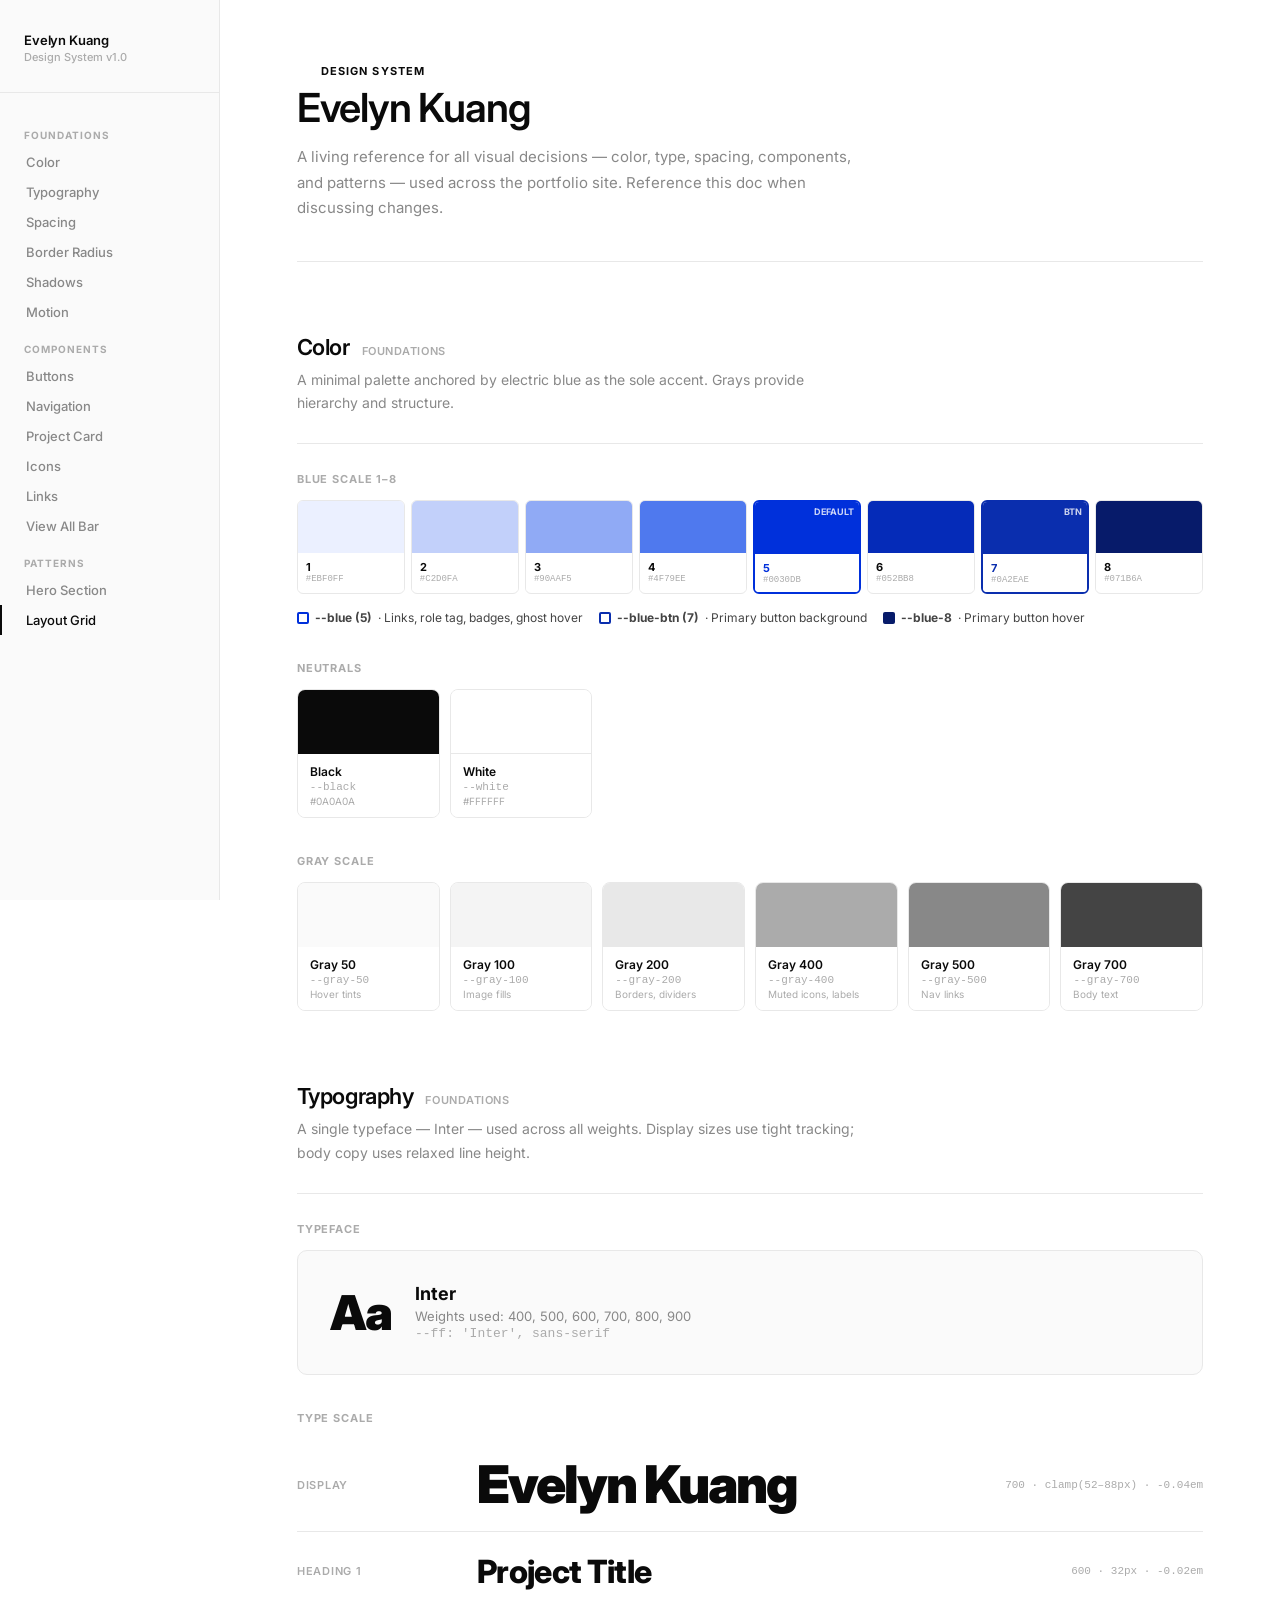
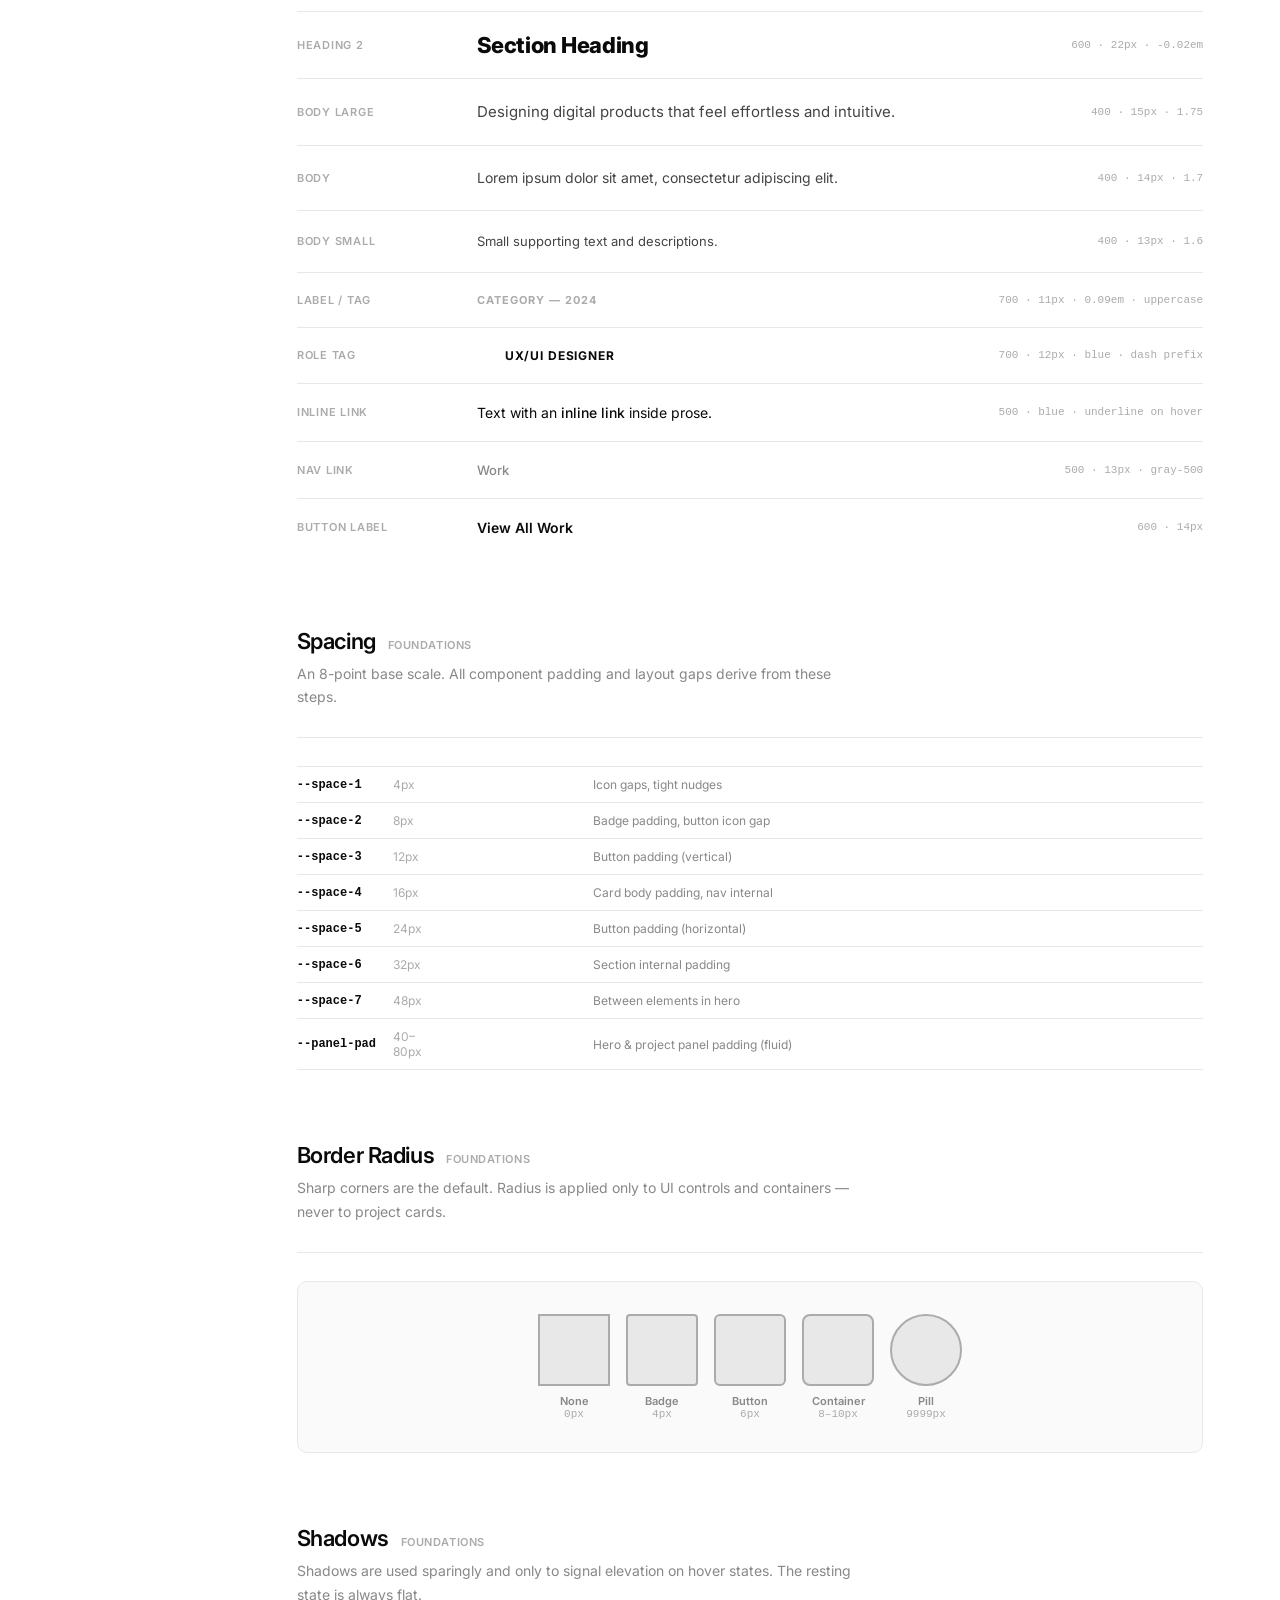
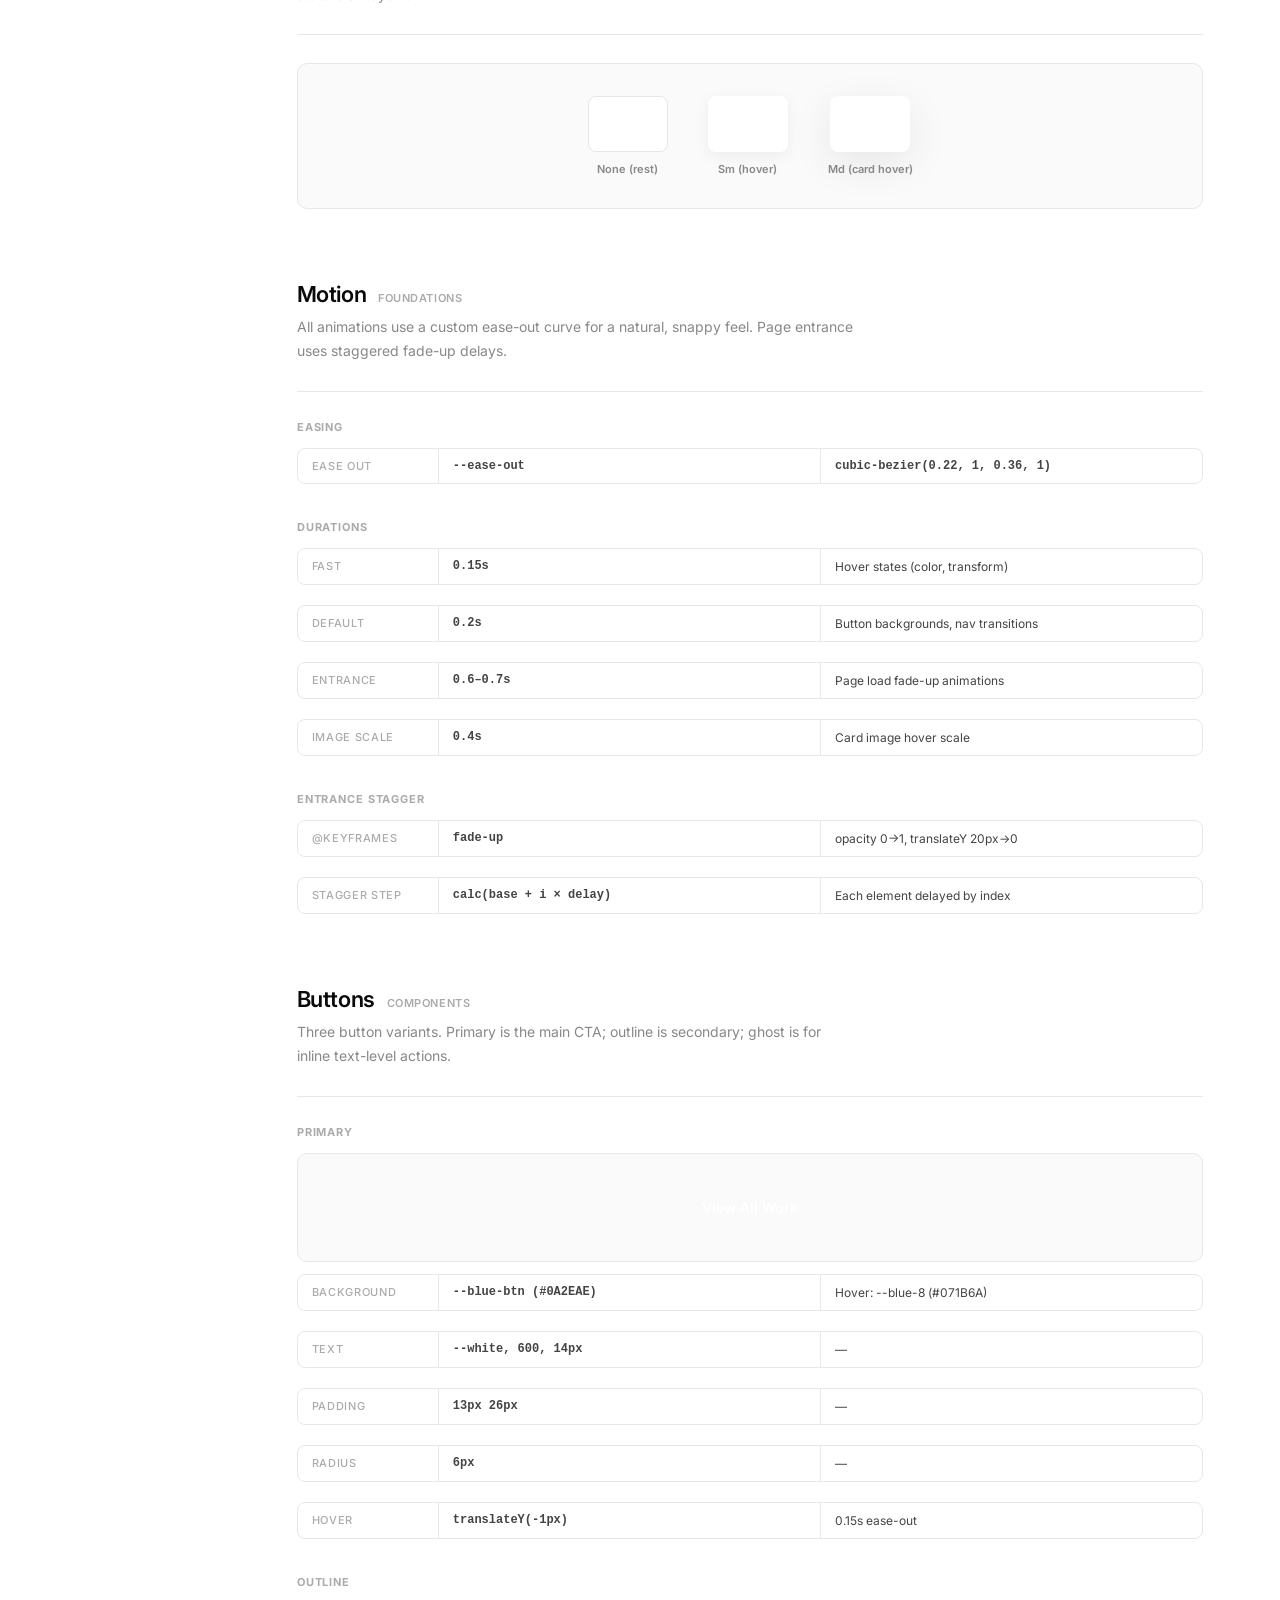
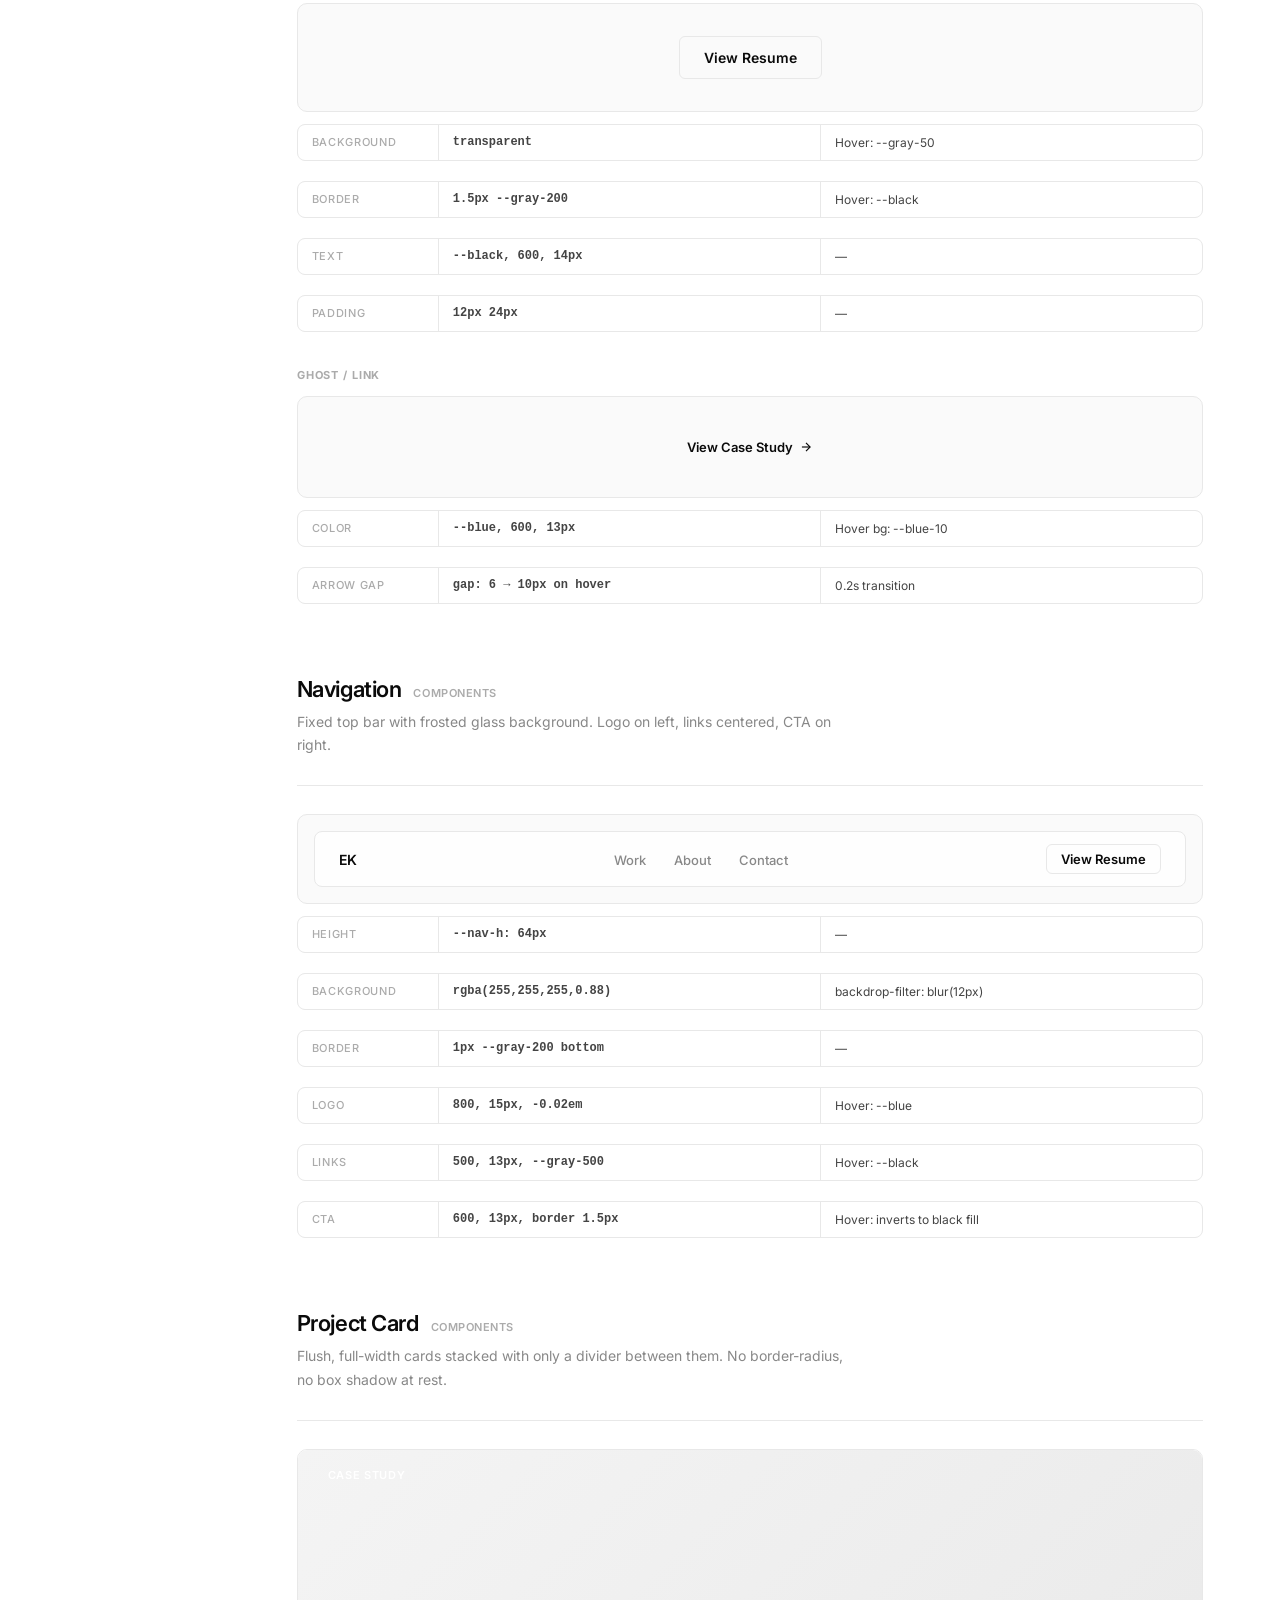
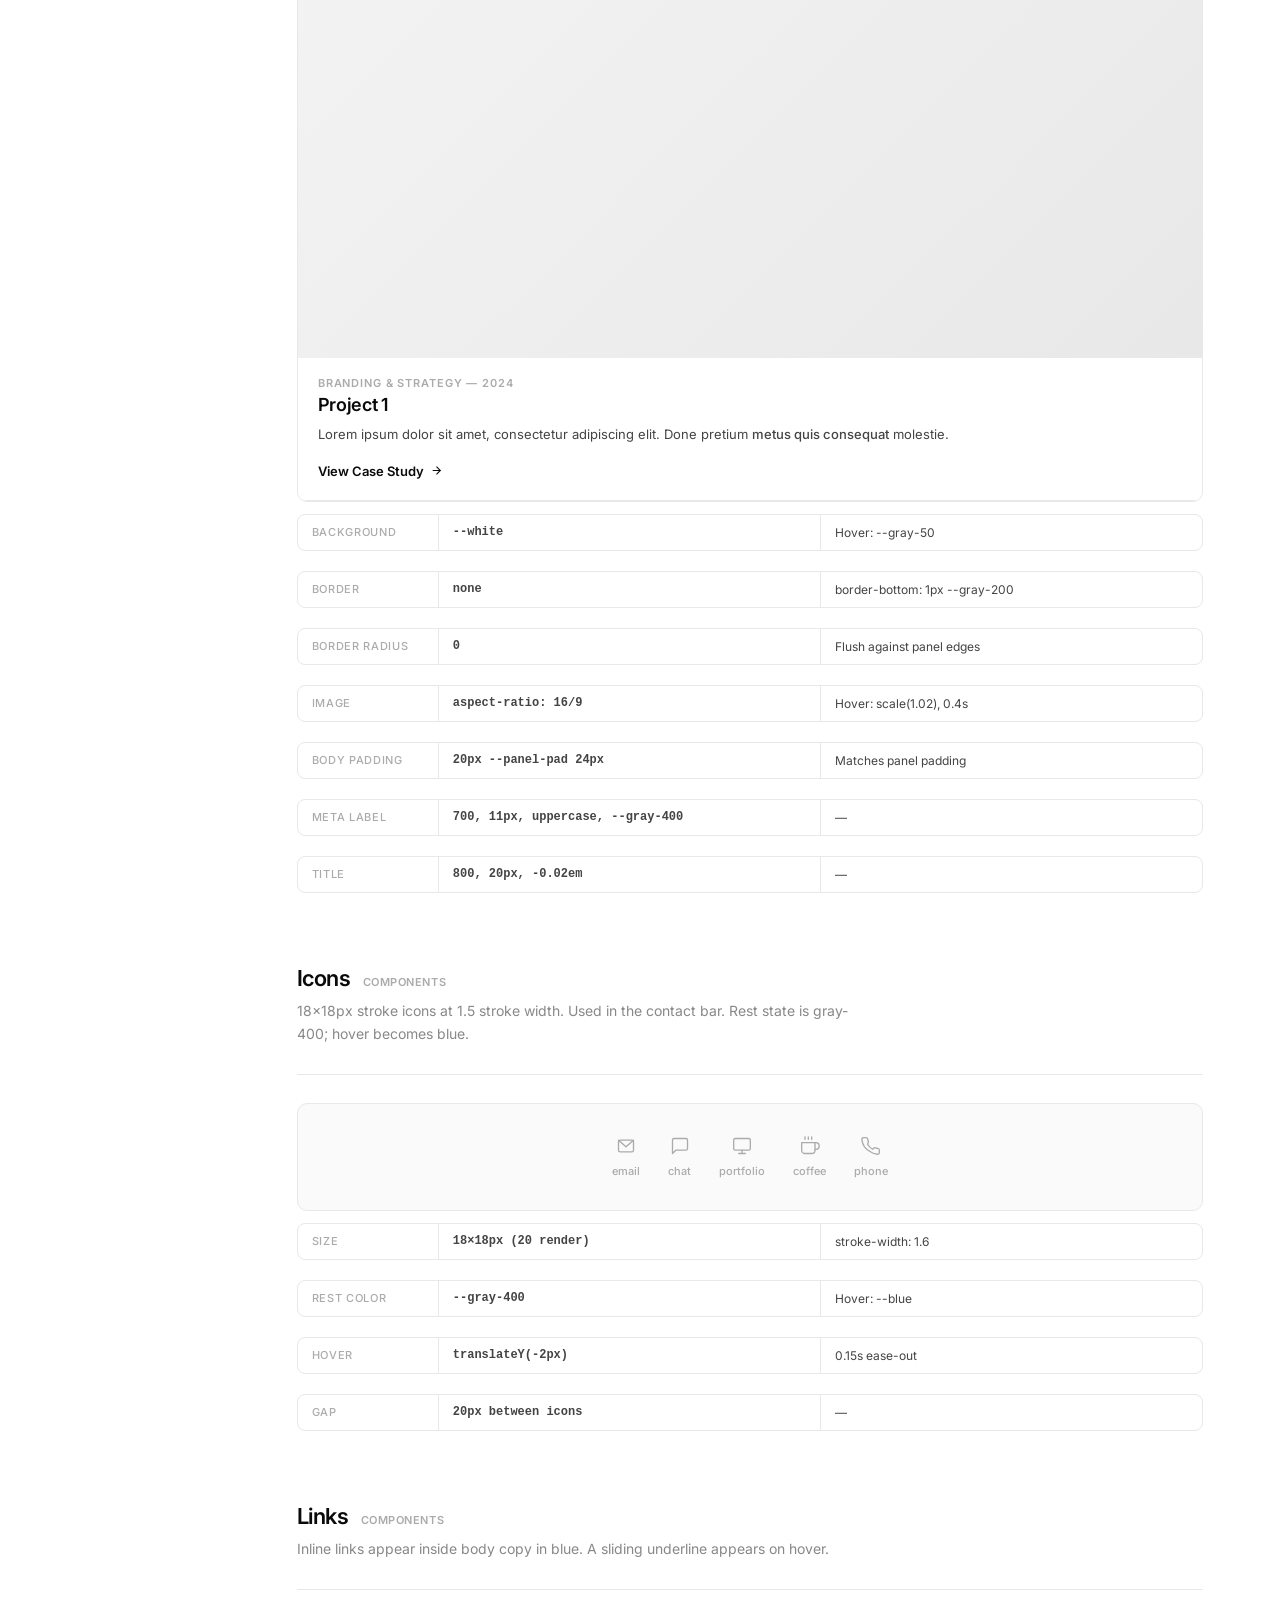
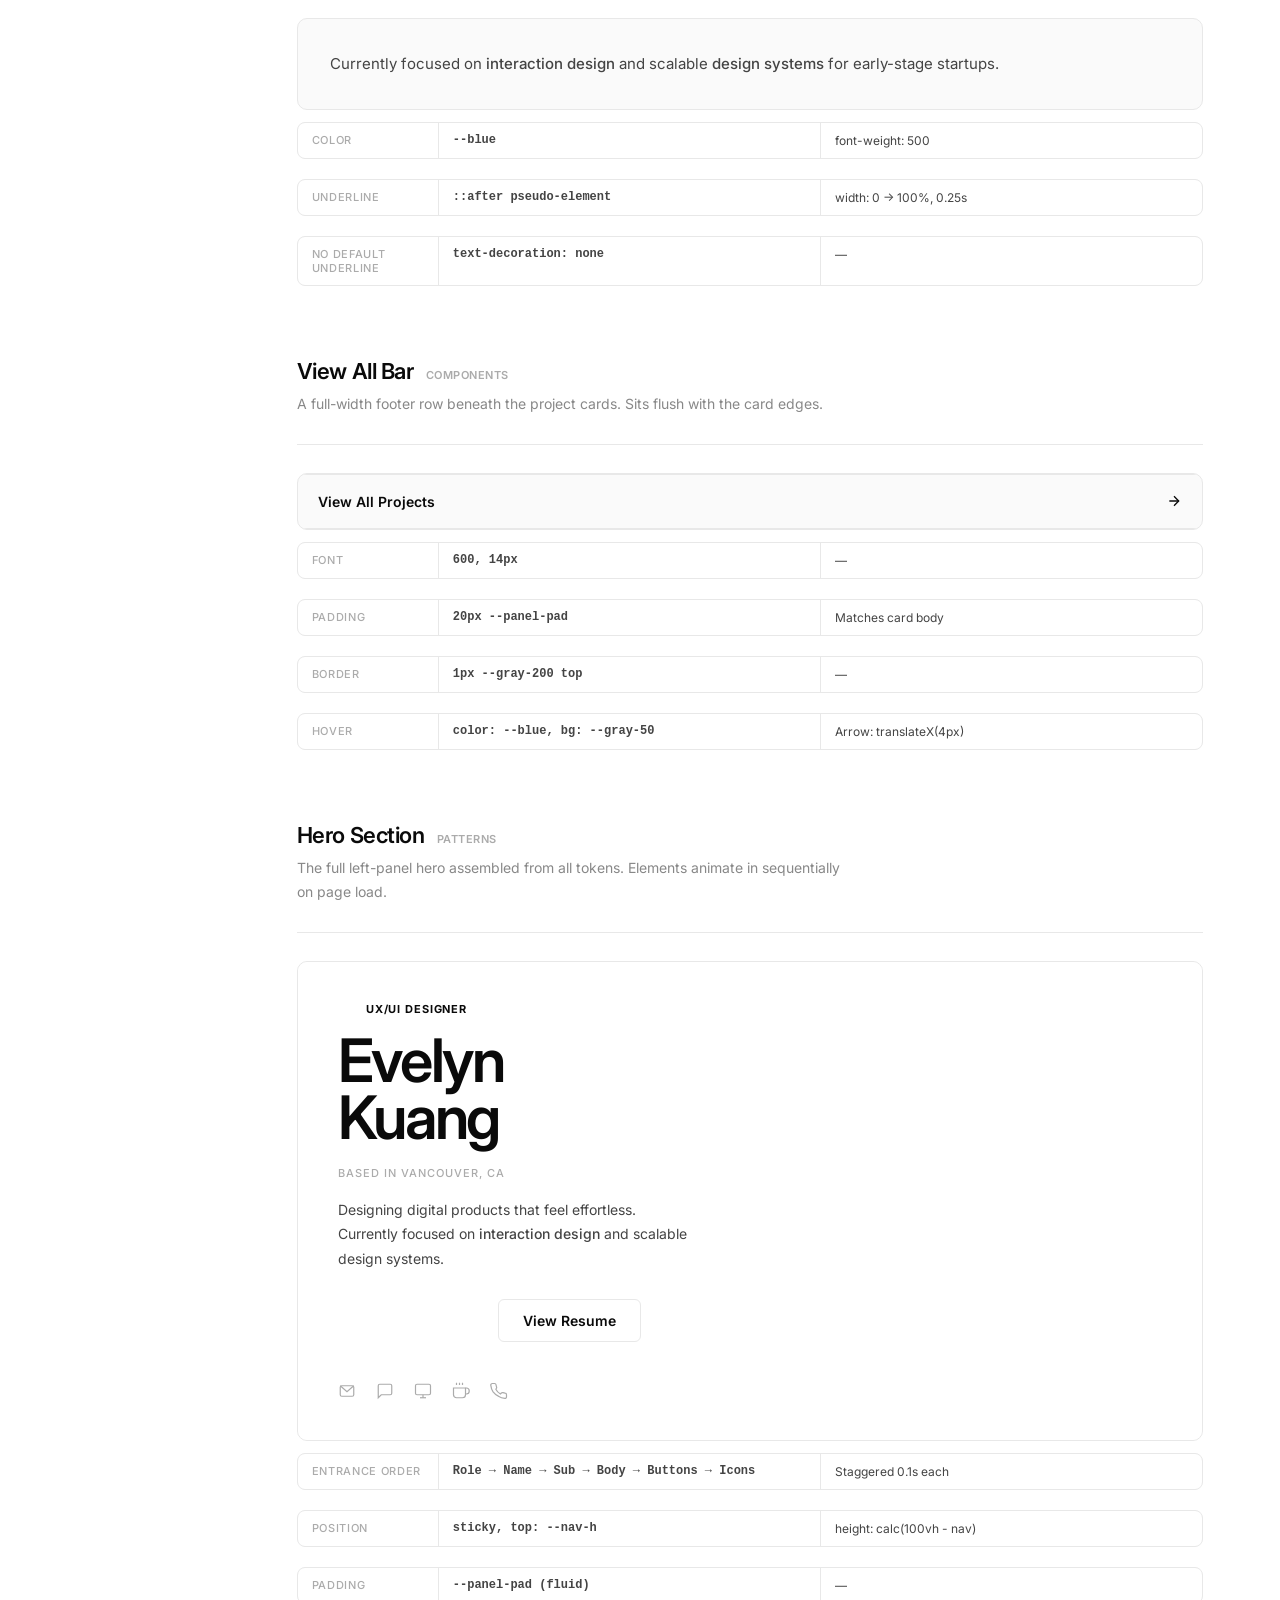
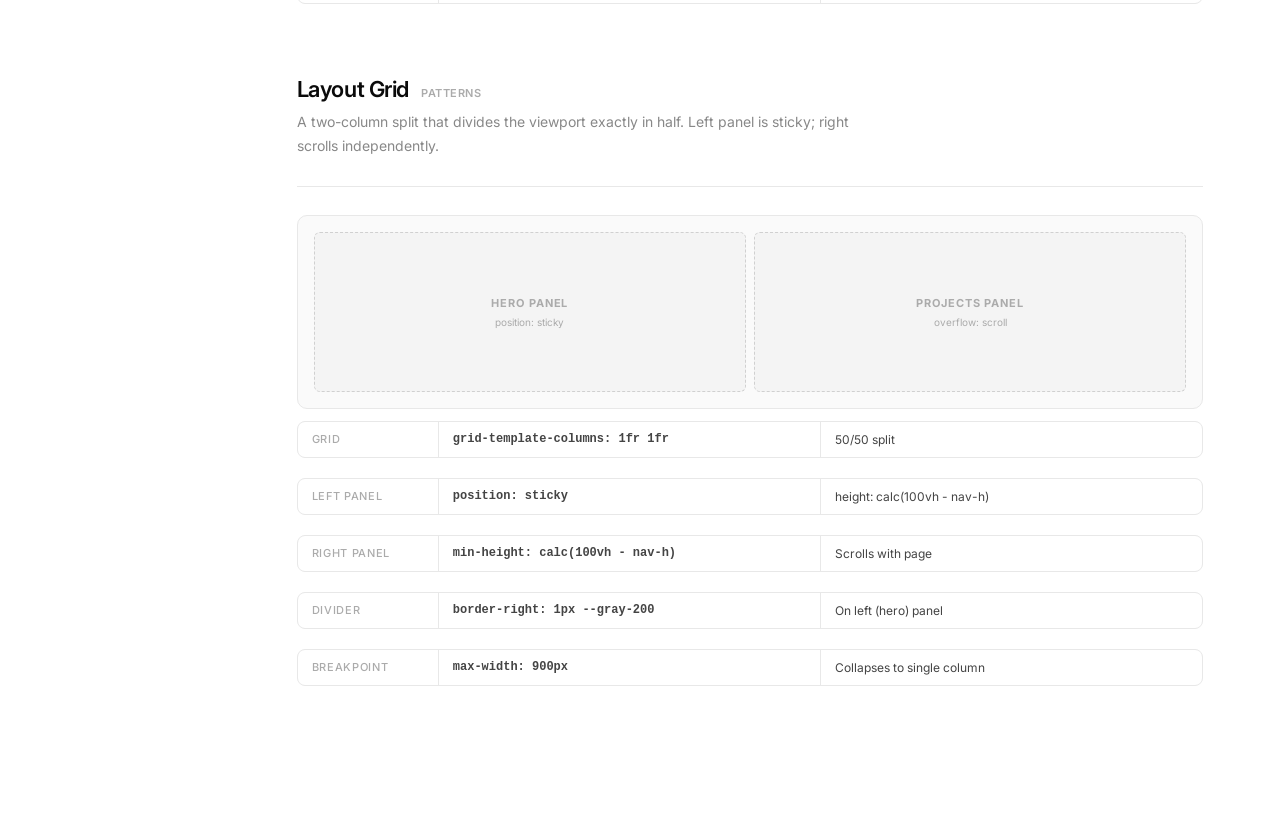
<file: design-system.html>
<!DOCTYPE html>
<html lang="en">
<head>
  <meta charset="UTF-8" />
  <meta name="viewport" content="width=device-width, initial-scale=1.0" />
  <title>Design System — Evelyn Kuang</title>
  <meta name="robots" content="noindex" />
  <!-- Internal reference doc: not part of the public site -->
  <link rel="preconnect" href="https://fonts.googleapis.com" />
  <link rel="preconnect" href="https://fonts.gstatic.com" crossorigin />
  <link href="https://fonts.googleapis.com/css2?family=Inter:wght@400;500;600;700&display=swap" rel="stylesheet" />
  <style>
    /* ─── TOKENS ─────────────────────────────────────────────── */
    :root {
      /* Mirrors css/styles.css tokens */
      --color-black:    #0A0A0A;
      --color-white:    #FFFFFF;
      --color-gray-50:  #FAFAFA;
      --color-gray-100: #F4F4F4;
      --color-gray-200: #E8E8E8;
      --color-gray-300: #D0D0D0;
      --color-gray-400: #ABABAB;
      --color-gray-500: #888888;
      --color-gray-700: #444444;
      --font-family:    'Inter', sans-serif;
      --ease-out:       cubic-bezier(0.22, 1, 0.36, 1);

      /* Aliases for DS doc internal use */
      --black:  var(--color-black);
      --white:  var(--color-white);
      --gray-50:  var(--color-gray-50);
      --gray-100: var(--color-gray-100);
      --gray-200: var(--color-gray-200);
      --gray-300: var(--color-gray-300);
      --gray-400: var(--color-gray-400);
      --gray-500: var(--color-gray-500);
      --gray-700: var(--color-gray-700);
      --ff:       var(--font-family);

      /* DS doc layout */
      --sidebar-w:   220px;
      --content-max: 820px;
      --section-gap: 72px;
    }

    /* ─── RESET ──────────────────────────────────────────────── */
    *, *::before, *::after { box-sizing: border-box; margin: 0; padding: 0; }
    html { scroll-behavior: smooth; }
    body {
      font-family: var(--ff);
      background: var(--white);
      color: var(--black);
      -webkit-font-smoothing: antialiased;
      display: flex;
      min-height: 100vh;
    }
    a { text-decoration: none; color: inherit; }

    /* ─── SIDEBAR ────────────────────────────────────────────── */
    .sidebar {
      position: fixed;
      top: 0; left: 0; bottom: 0;
      width: var(--sidebar-w);
      background: var(--gray-50);
      border-right: 1px solid var(--gray-200);
      display: flex;
      flex-direction: column;
      padding: 32px 0;
      overflow-y: auto;
      z-index: 50;
    }

    .sidebar-brand {
      padding: 0 24px 28px;
      border-bottom: 1px solid var(--gray-200);
      margin-bottom: 20px;
    }
    .sidebar-brand-name {
      font-size: 13px;
      font-weight: 600;
      letter-spacing: -0.01em;
      color: var(--black);
    }
    .sidebar-brand-sub {
      font-size: 11px;
      color: var(--gray-400);
      margin-top: 2px;
      font-weight: 500;
    }

    .sidebar-section-label {
      font-size: 10px;
      font-weight: 700;
      letter-spacing: 0.1em;
      text-transform: uppercase;
      color: var(--gray-400);
      padding: 0 24px;
      margin-bottom: 6px;
      margin-top: 16px;
    }

    .sidebar-link {
      display: block;
      font-size: 13px;
      font-weight: 500;
      color: var(--gray-500);
      padding: 7px 24px;
      border-left: 2px solid transparent;
      transition: color 0.15s, border-color 0.15s, background 0.15s;
    }
    .sidebar-link:hover {
      color: var(--black);
      background: var(--gray-200);
    }
    .sidebar-link.active {
      color: var(--blue);
      border-left-color: var(--blue);
      background: var(--blue-10);
    }

    /* ─── MAIN CONTENT ───────────────────────────────────────── */
    .main {
      margin-left: var(--sidebar-w);
      flex: 1;
      padding: 64px clamp(32px, 6vw, 80px);
      max-width: calc(var(--sidebar-w) + var(--content-max) + 160px);
    }

    /* ─── PAGE HEADER ────────────────────────────────────────── */
    .page-header {
      border-bottom: 1px solid var(--gray-200);
      padding-bottom: 40px;
      margin-bottom: var(--section-gap);
    }
    .page-eyebrow {
      font-size: 11px;
      font-weight: 700;
      letter-spacing: 0.1em;
      text-transform: uppercase;
      color: var(--blue);
      margin-bottom: 10px;
      display: flex;
      align-items: center;
      gap: 8px;
    }
    .page-eyebrow::before {
      content: '';
      display: inline-block;
      width: 16px; height: 2px;
      background: var(--blue);
      border-radius: 2px;
    }
    .page-title {
      font-size: 40px;
      font-weight: 600;
      letter-spacing: -0.03em;
      line-height: 1.0;
      margin-bottom: 16px;
    }
    .page-desc {
      font-size: 15px;
      color: var(--gray-500);
      line-height: 1.7;
      max-width: 560px;
    }

    /* ─── SECTION ────────────────────────────────────────────── */
    .ds-section {
      margin-bottom: var(--section-gap);
      scroll-margin-top: 40px;
    }
    .ds-section-header {
      display: flex;
      align-items: baseline;
      gap: 12px;
      margin-bottom: 8px;
    }
    .ds-section-title {
      font-size: 22px;
      font-weight: 600;
      letter-spacing: -0.02em;
    }
    .ds-section-tag {
      font-size: 11px;
      font-weight: 600;
      color: var(--gray-400);
      letter-spacing: 0.05em;
      text-transform: uppercase;
    }
    .ds-section-desc {
      font-size: 14px;
      color: var(--gray-500);
      line-height: 1.7;
      margin-bottom: 28px;
      max-width: 560px;
    }
    .ds-divider {
      height: 1px;
      background: var(--gray-200);
      margin-bottom: 28px;
    }

    /* ─── SUBSECTION ─────────────────────────────────────────── */
    .ds-sub {
      margin-bottom: 36px;
    }
    .ds-sub-label {
      font-size: 11px;
      font-weight: 700;
      letter-spacing: 0.08em;
      text-transform: uppercase;
      color: var(--gray-400);
      margin-bottom: 14px;
    }

    /* ─── PREVIEW BOX ────────────────────────────────────────── */
    .preview {
      background: var(--gray-50);
      border: 1px solid var(--gray-200);
      border-radius: 10px;
      padding: 32px;
      margin-bottom: 12px;
    }
    .preview.dark {
      background: var(--black);
      border-color: #222;
    }
    .preview.centered {
      display: flex;
      align-items: center;
      justify-content: center;
      gap: 16px;
      flex-wrap: wrap;
    }

    /* ─── SPEC TABLE ─────────────────────────────────────────── */
    .spec-row {
      display: grid;
      grid-template-columns: 140px 1fr 1fr;
      gap: 1px;
      background: var(--gray-200);
      border: 1px solid var(--gray-200);
      border-radius: 8px;
      overflow: hidden;
      font-size: 12px;
      margin-bottom: 20px;
    }
    .spec-row > div {
      background: var(--white);
      padding: 10px 14px;
      color: var(--gray-700);
    }
    .spec-row > div:first-child {
      color: var(--gray-400);
      font-weight: 500;
      font-size: 11px;
      text-transform: uppercase;
      letter-spacing: 0.06em;
    }
    .spec-val {
      font-family: 'Courier New', monospace;
      font-size: 12px;
      color: var(--black);
      font-weight: 600;
    }

    /* ─── COLOR GRID ─────────────────────────────────────────── */
    .color-grid {
      display: grid;
      grid-template-columns: repeat(auto-fill, minmax(130px, 1fr));
      gap: 10px;
    }
    .color-swatch {
      border-radius: 8px;
      overflow: hidden;
      border: 1px solid var(--gray-200);
    }
    .swatch-preview {
      height: 64px;
    }
    .swatch-info {
      padding: 10px 12px;
      background: var(--white);
    }
    .swatch-name {
      font-size: 12px;
      font-weight: 600;
      color: var(--black);
      margin-bottom: 2px;
    }
    .swatch-hex {
      font-family: 'Courier New', monospace;
      font-size: 11px;
      color: var(--gray-400);
    }
    .swatch-usage {
      font-size: 10px;
      color: var(--gray-400);
      margin-top: 2px;
    }

    /* ─── TYPE SPECIMEN ──────────────────────────────────────── */
    .type-row {
      display: grid;
      grid-template-columns: 160px 1fr auto;
      align-items: center;
      gap: 20px;
      padding: 20px 0;
      border-bottom: 1px solid var(--gray-200);
    }
    .type-row:first-child { padding-top: 0; }
    .type-label {
      font-size: 11px;
      font-weight: 600;
      color: var(--gray-400);
      text-transform: uppercase;
      letter-spacing: 0.07em;
    }
    .type-meta {
      font-size: 11px;
      font-family: 'Courier New', monospace;
      color: var(--gray-400);
      white-space: nowrap;
      text-align: right;
    }

    /* ─── SPACING SCALE ──────────────────────────────────────── */
    .spacing-row {
      display: flex;
      align-items: center;
      gap: 16px;
      padding: 10px 0;
      border-bottom: 1px solid var(--gray-200);
    }
    .spacing-bar-wrap {
      display: flex;
      align-items: center;
      width: 120px;
    }
    .spacing-bar {
      height: 8px;
      background: var(--blue);
      border-radius: 2px;
      opacity: 0.7;
    }
    .spacing-token {
      font-family: 'Courier New', monospace;
      font-size: 12px;
      color: var(--black);
      font-weight: 600;
      width: 80px;
    }
    .spacing-px {
      font-size: 12px;
      color: var(--gray-400);
      width: 48px;
    }
    .spacing-use {
      font-size: 12px;
      color: var(--gray-500);
    }

    /* ─── RADIUS DEMOS ───────────────────────────────────────── */
    .radius-grid {
      display: flex;
      gap: 20px;
      flex-wrap: wrap;
    }
    .radius-item {
      text-align: center;
    }
    .radius-box {
      width: 72px;
      height: 72px;
      background: var(--gray-200);
      border: 2px solid var(--gray-400);
      margin: 0 auto 8px;
    }
    .radius-label {
      font-size: 11px;
      font-weight: 600;
      color: var(--gray-500);
    }
    .radius-val {
      font-family: 'Courier New', monospace;
      font-size: 11px;
      color: var(--gray-400);
    }

    /* ─── SHADOW DEMOS ───────────────────────────────────────── */
    .shadow-grid {
      display: flex;
      gap: 24px;
      flex-wrap: wrap;
      padding: 8px 4px;
    }
    .shadow-item {
      text-align: center;
    }
    .shadow-box {
      width: 80px;
      height: 56px;
      background: var(--white);
      border-radius: 8px;
      margin: 0 auto 10px;
    }
    .shadow-label {
      font-size: 11px;
      font-weight: 600;
      color: var(--gray-500);
    }

    /* ─── BUTTON DEMOS ───────────────────────────────────────── */
    .btn-primary {
      display: inline-flex;
      align-items: center;
      gap: 8px;
      background: var(--blue-btn);
      color: var(--white);
      font-family: var(--ff);
      font-size: 14px;
      font-weight: 600;
      padding: 13px 26px;
      border-radius: 6px;
      border: none;
      cursor: pointer;
      transition: background 0.2s, transform 0.15s;
    }
    .btn-primary:hover { background: var(--blue-8); transform: translateY(-1px); }

    .btn-outline {
      display: inline-flex;
      align-items: center;
      gap: 8px;
      background: transparent;
      color: var(--black);
      font-family: var(--ff);
      font-size: 14px;
      font-weight: 600;
      padding: 12px 24px;
      border-radius: 6px;
      border: 1.5px solid var(--gray-200);
      cursor: pointer;
      transition: border-color 0.2s, background 0.2s, transform 0.15s;
    }
    .btn-outline:hover { border-color: var(--black); background: var(--gray-50); transform: translateY(-1px); }

    .btn-ghost {
      display: inline-flex;
      align-items: center;
      gap: 6px;
      background: transparent;
      color: var(--blue);
      font-family: var(--ff);
      font-size: 13px;
      font-weight: 600;
      padding: 10px 16px;
      border-radius: 6px;
      border: none;
      cursor: pointer;
      transition: background 0.2s;
    }
    .btn-ghost:hover { background: var(--blue-10); }

    /* ─── NAV DEMO ───────────────────────────────────────────── */
    .nav-demo {
      display: flex;
      align-items: center;
      justify-content: space-between;
      padding: 0 24px;
      height: 56px;
      background: rgba(255,255,255,0.88);
      border: 1px solid var(--gray-200);
      border-radius: 8px;
    }
    .nav-demo-logo {
      font-size: 14px;
      font-weight: 600;
      letter-spacing: -0.02em;
    }
    .nav-demo-links {
      display: flex;
      gap: 28px;
      list-style: none;
    }
    .nav-demo-links a {
      font-size: 13px;
      font-weight: 500;
      color: var(--gray-500);
    }
    .nav-demo-cta {
      font-size: 13px;
      font-weight: 600;
      border: 1.5px solid var(--gray-200);
      padding: 6px 14px;
      border-radius: 6px;
    }

    /* ─── PROJECT CARD DEMO ──────────────────────────────────── */
    .card-demo {
      background: var(--white);
      border-bottom: 1px solid var(--gray-200);
      overflow: hidden;
    }
    .card-demo-img {
      position: relative;
      aspect-ratio: 16/9;
      background: linear-gradient(135deg, var(--gray-100), var(--gray-200));
    }
    .card-demo-tag {
      position: absolute;
      top: 14px; left: 20px;
      font-size: 11px;
      font-weight: 600;
      letter-spacing: 0.06em;
      text-transform: uppercase;
      color: var(--white);
      background: var(--blue);
      padding: 4px 10px;
      border-radius: 4px;
    }
    .card-demo-body {
      padding: 18px 20px 20px;
    }
    .card-demo-meta {
      font-size: 11px;
      font-weight: 600;
      letter-spacing: 0.08em;
      text-transform: uppercase;
      color: var(--gray-400);
      margin-bottom: 4px;
    }
    .card-demo-title {
      font-size: 18px;
      font-weight: 600;
      letter-spacing: -0.02em;
      margin-bottom: 8px;
    }
    .card-demo-desc {
      font-size: 13px;
      line-height: 1.7;
      color: var(--gray-700);
      margin-bottom: 14px;
    }
    .card-demo-link {
      display: inline-flex;
      align-items: center;
      gap: 6px;
      font-size: 13px;
      font-weight: 600;
      color: var(--blue);
    }

    /* ─── ICON ROW ───────────────────────────────────────────── */
    .icon-row {
      display: flex;
      gap: 28px;
      flex-wrap: wrap;
    }
    .icon-item {
      display: flex;
      flex-direction: column;
      align-items: center;
      gap: 8px;
    }
    .icon-item svg {
      color: var(--gray-400);
    }
    .icon-item span {
      font-size: 11px;
      color: var(--gray-400);
      font-weight: 500;
    }

    /* ─── HERO DEMO ──────────────────────────────────────────── */
    .hero-demo {
      padding: 40px;
      background: var(--white);
      border-radius: 8px;
    }
    .hero-demo-role {
      display: flex;
      align-items: center;
      gap: 10px;
      font-size: 11px;
      font-weight: 700;
      letter-spacing: 0.08em;
      color: var(--blue);
      text-transform: uppercase;
      margin-bottom: 16px;
    }
    .role-dash {
      width: 18px; height: 2px;
      background: var(--blue);
      border-radius: 2px;
      flex-shrink: 0;
    }
    .hero-demo-name {
      font-size: 60px;
      font-weight: 600;
      letter-spacing: -0.04em;
      line-height: 0.95;
      margin-bottom: 20px;
    }
    .hero-demo-sub {
      font-size: 11px;
      font-weight: 500;
      letter-spacing: 0.09em;
      text-transform: uppercase;
      color: var(--gray-400);
      margin-bottom: 18px;
    }
    .hero-demo-body {
      font-size: 14px;
      line-height: 1.75;
      color: var(--gray-700);
      max-width: 360px;
      margin-bottom: 28px;
    }
    .hero-demo-actions {
      display: flex;
      gap: 12px;
      flex-wrap: wrap;
      margin-bottom: 40px;
    }
    .hero-demo-icons {
      display: flex;
      gap: 20px;
    }
    .hero-demo-icons svg {
      color: var(--gray-400);
    }

    /* ─── INLINE LINK ────────────────────────────────────────── */
    .inline-link {
      color: var(--blue);
      font-weight: 500;
      position: relative;
    }
    .inline-link::after {
      content: '';
      position: absolute;
      bottom: -1px; left: 0;
      width: 0; height: 1px;
      background: var(--blue);
      transition: width 0.25s var(--ease-out);
    }
    .inline-link:hover::after { width: 100%; }

    /* ─── TOKEN CHIPS ────────────────────────────────────────── */
    .token-chip {
      display: inline-flex;
      align-items: center;
      gap: 6px;
      background: var(--gray-100);
      border: 1px solid var(--gray-200);
      border-radius: 5px;
      padding: 4px 10px;
      font-family: 'Courier New', monospace;
      font-size: 12px;
      color: var(--black);
      font-weight: 600;
    }

    /* ─── VIEW ALL BAR DEMO ──────────────────────────────────── */
    .view-all-demo {
      display: flex;
      align-items: center;
      justify-content: space-between;
      padding: 18px 20px;
      border-top: 1px solid var(--gray-200);
      border-bottom: 1px solid var(--gray-200);
      font-size: 14px;
      font-weight: 600;
      cursor: pointer;
      transition: background 0.2s, color 0.2s;
    }
    .view-all-demo:hover { background: var(--gray-50); color: var(--blue); }

    /* ─── SCROLLSPY ──────────────────────────────────────────── */
    .sidebar-link { cursor: pointer; }
  </style>
</head>
<body>

  <!-- SIDEBAR -->
  <aside class="sidebar">
    <div class="sidebar-brand">
      <div class="sidebar-brand-name">Evelyn Kuang</div>
      <div class="sidebar-brand-sub">Design System v1.0</div>
    </div>

    <div class="sidebar-section-label">Foundations</div>
    <a class="sidebar-link" href="#colors">Color</a>
    <a class="sidebar-link" href="#typography">Typography</a>
    <a class="sidebar-link" href="#spacing">Spacing</a>
    <a class="sidebar-link" href="#radius">Border Radius</a>
    <a class="sidebar-link" href="#shadows">Shadows</a>
    <a class="sidebar-link" href="#motion">Motion</a>

    <div class="sidebar-section-label">Components</div>
    <a class="sidebar-link" href="#buttons">Buttons</a>
    <a class="sidebar-link" href="#nav">Navigation</a>
    <a class="sidebar-link" href="#project-card">Project Card</a>
    <a class="sidebar-link" href="#icons">Icons</a>
    <a class="sidebar-link" href="#links">Links</a>
    <a class="sidebar-link" href="#view-all">View All Bar</a>

    <div class="sidebar-section-label">Patterns</div>
    <a class="sidebar-link" href="#hero">Hero Section</a>
    <a class="sidebar-link" href="#layout">Layout Grid</a>
  </aside>

  <!-- MAIN -->
  <main class="main">

    <!-- PAGE HEADER -->
    <div class="page-header">
      <div class="page-eyebrow">Design System</div>
      <h1 class="page-title">Evelyn Kuang</h1>
      <p class="page-desc">A living reference for all visual decisions — color, type, spacing, components, and patterns — used across the portfolio site. Reference this doc when discussing changes.</p>
    </div>

    <!-- ══════════════════════════════════════════════════════
         FOUNDATIONS
    ══════════════════════════════════════════════════════ -->

    <!-- COLOR -->
    <section class="ds-section" id="colors">
      <div class="ds-section-header">
        <h2 class="ds-section-title">Color</h2>
        <span class="ds-section-tag">Foundations</span>
      </div>
      <p class="ds-section-desc">A minimal palette anchored by electric blue as the sole accent. Grays provide hierarchy and structure.</p>
      <div class="ds-divider"></div>

      <div class="ds-sub">
        <div class="ds-sub-label">Blue Scale 1–8</div>
        <div style="display:grid; grid-template-columns:repeat(8,1fr); gap:6px; margin-bottom:16px;">
          <div style="border-radius:6px; overflow:hidden; border:1px solid #E8E8E8;">
            <div style="height:52px; background:#EBF0FF;"></div>
            <div style="padding:7px 8px; background:#fff;">
              <div style="font-size:11px; font-weight:700; color:#0A0A0A;">1</div>
              <div style="font-family:'Courier New',monospace; font-size:9px; color:#ABABAB;">#EBF0FF</div>
            </div>
          </div>
          <div style="border-radius:6px; overflow:hidden; border:1px solid #E8E8E8;">
            <div style="height:52px; background:#C2D0FA;"></div>
            <div style="padding:7px 8px; background:#fff;">
              <div style="font-size:11px; font-weight:700; color:#0A0A0A;">2</div>
              <div style="font-family:'Courier New',monospace; font-size:9px; color:#ABABAB;">#C2D0FA</div>
            </div>
          </div>
          <div style="border-radius:6px; overflow:hidden; border:1px solid #E8E8E8;">
            <div style="height:52px; background:#90AAF5;"></div>
            <div style="padding:7px 8px; background:#fff;">
              <div style="font-size:11px; font-weight:700; color:#0A0A0A;">3</div>
              <div style="font-family:'Courier New',monospace; font-size:9px; color:#ABABAB;">#90AAF5</div>
            </div>
          </div>
          <div style="border-radius:6px; overflow:hidden; border:1px solid #E8E8E8;">
            <div style="height:52px; background:#4F79EE;"></div>
            <div style="padding:7px 8px; background:#fff;">
              <div style="font-size:11px; font-weight:700; color:#0A0A0A;">4</div>
              <div style="font-family:'Courier New',monospace; font-size:9px; color:#ABABAB;">#4F79EE</div>
            </div>
          </div>
          <div style="border-radius:6px; overflow:hidden; border:2px solid #0030DB;">
            <div style="height:52px; background:#0030DB; position:relative;">
              <span style="position:absolute;top:4px;right:5px;font-size:9px;font-weight:700;color:white;opacity:0.8;">DEFAULT</span>
            </div>
            <div style="padding:7px 8px; background:#fff;">
              <div style="font-size:11px; font-weight:700; color:#0030DB;">5</div>
              <div style="font-family:'Courier New',monospace; font-size:9px; color:#ABABAB;">#0030DB</div>
            </div>
          </div>
          <div style="border-radius:6px; overflow:hidden; border:1px solid #E8E8E8;">
            <div style="height:52px; background:#052BB8;"></div>
            <div style="padding:7px 8px; background:#fff;">
              <div style="font-size:11px; font-weight:700; color:#0A0A0A;">6</div>
              <div style="font-family:'Courier New',monospace; font-size:9px; color:#ABABAB;">#052BB8</div>
            </div>
          </div>
          <div style="border-radius:6px; overflow:hidden; border:2px solid #0A2EAE;">
            <div style="height:52px; background:#0A2EAE; position:relative;">
              <span style="position:absolute;top:4px;right:5px;font-size:9px;font-weight:700;color:white;opacity:0.8;">BTN</span>
            </div>
            <div style="padding:7px 8px; background:#fff;">
              <div style="font-size:11px; font-weight:700; color:#0A2EAE;">7</div>
              <div style="font-family:'Courier New',monospace; font-size:9px; color:#ABABAB;">#0A2EAE</div>
            </div>
          </div>
          <div style="border-radius:6px; overflow:hidden; border:1px solid #E8E8E8;">
            <div style="height:52px; background:#071B6A;"></div>
            <div style="padding:7px 8px; background:#fff;">
              <div style="font-size:11px; font-weight:700; color:#0A0A0A;">8</div>
              <div style="font-family:'Courier New',monospace; font-size:9px; color:#ABABAB;">#071B6A</div>
            </div>
          </div>
        </div>
        <div style="display:flex; gap:16px; margin-bottom:24px; flex-wrap:wrap;">
          <div style="display:flex; align-items:center; gap:6px; font-size:12px; color:#444;">
            <div style="width:12px;height:12px;border-radius:2px;border:2px solid #0030DB;"></div>
            <strong>--blue (5)</strong> · Links, role tag, badges, ghost hover
          </div>
          <div style="display:flex; align-items:center; gap:6px; font-size:12px; color:#444;">
            <div style="width:12px;height:12px;border-radius:2px;border:2px solid #0A2EAE;"></div>
            <strong>--blue-btn (7)</strong> · Primary button background
          </div>
          <div style="display:flex; align-items:center; gap:6px; font-size:12px; color:#444;">
            <div style="width:12px;height:12px;border-radius:2px;background:#071B6A;"></div>
            <strong>--blue-8</strong> · Primary button hover
          </div>
        </div>
      </div>

      <div class="ds-sub">
        <div class="ds-sub-label">Neutrals</div>
        <div class="color-grid">
          <div class="color-swatch">
            <div class="swatch-preview" style="background:#0A0A0A;"></div>
            <div class="swatch-info">
              <div class="swatch-name">Black</div>
              <div class="swatch-hex">--black</div>
              <div class="swatch-usage">#0A0A0A</div>
            </div>
          </div>
          <div class="color-swatch">
            <div class="swatch-preview" style="background:#FFFFFF; border-bottom:1px solid #E8E8E8;"></div>
            <div class="swatch-info">
              <div class="swatch-name">White</div>
              <div class="swatch-hex">--white</div>
              <div class="swatch-usage">#FFFFFF</div>
            </div>
          </div>
        </div>
      </div>

      <div class="ds-sub">
        <div class="ds-sub-label">Gray Scale</div>
        <div class="color-grid">
          <div class="color-swatch">
            <div class="swatch-preview" style="background:#FAFAFA;"></div>
            <div class="swatch-info"><div class="swatch-name">Gray 50</div><div class="swatch-hex">--gray-50</div><div class="swatch-usage">Hover tints</div></div>
          </div>
          <div class="color-swatch">
            <div class="swatch-preview" style="background:#F4F4F4;"></div>
            <div class="swatch-info"><div class="swatch-name">Gray 100</div><div class="swatch-hex">--gray-100</div><div class="swatch-usage">Image fills</div></div>
          </div>
          <div class="color-swatch">
            <div class="swatch-preview" style="background:#E8E8E8;"></div>
            <div class="swatch-info"><div class="swatch-name">Gray 200</div><div class="swatch-hex">--gray-200</div><div class="swatch-usage">Borders, dividers</div></div>
          </div>
          <div class="color-swatch">
            <div class="swatch-preview" style="background:#ABABAB;"></div>
            <div class="swatch-info"><div class="swatch-name">Gray 400</div><div class="swatch-hex">--gray-400</div><div class="swatch-usage">Muted icons, labels</div></div>
          </div>
          <div class="color-swatch">
            <div class="swatch-preview" style="background:#888888;"></div>
            <div class="swatch-info"><div class="swatch-name">Gray 500</div><div class="swatch-hex">--gray-500</div><div class="swatch-usage">Nav links</div></div>
          </div>
          <div class="color-swatch">
            <div class="swatch-preview" style="background:#444444;"></div>
            <div class="swatch-info"><div class="swatch-name">Gray 700</div><div class="swatch-hex">--gray-700</div><div class="swatch-usage">Body text</div></div>
          </div>
        </div>
      </div>
    </section>

    <!-- TYPOGRAPHY -->
    <section class="ds-section" id="typography">
      <div class="ds-section-header">
        <h2 class="ds-section-title">Typography</h2>
        <span class="ds-section-tag">Foundations</span>
      </div>
      <p class="ds-section-desc">A single typeface — Inter — used across all weights. Display sizes use tight tracking; body copy uses relaxed line height.</p>
      <div class="ds-divider"></div>

      <div class="ds-sub">
        <div class="ds-sub-label">Typeface</div>
        <div class="preview" style="display:flex; align-items:center; gap:24px;">
          <span style="font-size:48px; font-weight:900; letter-spacing:-0.04em;">Aa</span>
          <div>
            <div style="font-size:18px; font-weight:700; margin-bottom:4px;">Inter</div>
            <div style="font-size:13px; color:var(--gray-500);">Weights used: 400, 500, 600, 700, 800, 900</div>
            <div style="font-size:13px; color:var(--gray-400); margin-top:2px; font-family:'Courier New',monospace;">--ff: 'Inter', sans-serif</div>
          </div>
        </div>
      </div>

      <div class="ds-sub">
        <div class="ds-sub-label">Type Scale</div>
        <div class="type-row">
          <div class="type-label">Display</div>
          <div style="font-size:52px; font-weight:900; letter-spacing:-0.04em; line-height:1.0;">Evelyn Kuang</div>
          <div class="type-meta">700 · clamp(52–88px) · -0.04em</div>
        </div>
        <div class="type-row">
          <div class="type-label">Heading 1</div>
          <div style="font-size:32px; font-weight:800; letter-spacing:-0.02em;">Project Title</div>
          <div class="type-meta">600 · 32px · -0.02em</div>
        </div>
        <div class="type-row">
          <div class="type-label">Heading 2</div>
          <div style="font-size:22px; font-weight:800; letter-spacing:-0.02em;">Section Heading</div>
          <div class="type-meta">600 · 22px · -0.02em</div>
        </div>
        <div class="type-row">
          <div class="type-label">Body Large</div>
          <div style="font-size:15px; font-weight:400; line-height:1.75; color:var(--gray-700);">Designing digital products that feel effortless and intuitive.</div>
          <div class="type-meta">400 · 15px · 1.75</div>
        </div>
        <div class="type-row">
          <div class="type-label">Body</div>
          <div style="font-size:14px; font-weight:400; line-height:1.7; color:var(--gray-700);">Lorem ipsum dolor sit amet, consectetur adipiscing elit.</div>
          <div class="type-meta">400 · 14px · 1.7</div>
        </div>
        <div class="type-row">
          <div class="type-label">Body Small</div>
          <div style="font-size:13px; font-weight:400; line-height:1.6; color:var(--gray-700);">Small supporting text and descriptions.</div>
          <div class="type-meta">400 · 13px · 1.6</div>
        </div>
        <div class="type-row">
          <div class="type-label">Label / Tag</div>
          <div style="font-size:11px; font-weight:700; letter-spacing:0.09em; text-transform:uppercase; color:var(--gray-400);">Category — 2024</div>
          <div class="type-meta">700 · 11px · 0.09em · uppercase</div>
        </div>
        <div class="type-row">
          <div class="type-label">Role Tag</div>
          <div style="display:flex; align-items:center; gap:10px; font-size:12px; font-weight:700; letter-spacing:0.07em; color:var(--blue); text-transform:uppercase;"><span style="display:inline-block;width:18px;height:2px;background:var(--blue);border-radius:2px;flex-shrink:0;"></span>UX/UI Designer</div>
          <div class="type-meta">700 · 12px · blue · dash prefix</div>
        </div>
        <div class="type-row">
          <div class="type-label">Inline Link</div>
          <div style="font-size:14px;">Text with an <a class="inline-link" href="#">inline link</a> inside prose.</div>
          <div class="type-meta">500 · blue · underline on hover</div>
        </div>
        <div class="type-row">
          <div class="type-label">Nav Link</div>
          <div style="font-size:13px; font-weight:500; color:var(--gray-500);">Work</div>
          <div class="type-meta">500 · 13px · gray-500</div>
        </div>
        <div class="type-row" style="border-bottom:none;">
          <div class="type-label">Button Label</div>
          <div style="font-size:14px; font-weight:600;">View All Work</div>
          <div class="type-meta">600 · 14px</div>
        </div>
      </div>
    </section>

    <!-- SPACING -->
    <section class="ds-section" id="spacing">
      <div class="ds-section-header">
        <h2 class="ds-section-title">Spacing</h2>
        <span class="ds-section-tag">Foundations</span>
      </div>
      <p class="ds-section-desc">An 8-point base scale. All component padding and layout gaps derive from these steps.</p>
      <div class="ds-divider"></div>

      <div class="spacing-row" style="border-top:1px solid var(--gray-200);">
        <div class="spacing-token">--space-1</div>
        <div class="spacing-px">4px</div>
        <div class="spacing-bar-wrap"><div class="spacing-bar" style="width:4px;"></div></div>
        <div class="spacing-use">Icon gaps, tight nudges</div>
      </div>
      <div class="spacing-row">
        <div class="spacing-token">--space-2</div>
        <div class="spacing-px">8px</div>
        <div class="spacing-bar-wrap"><div class="spacing-bar" style="width:8px;"></div></div>
        <div class="spacing-use">Badge padding, button icon gap</div>
      </div>
      <div class="spacing-row">
        <div class="spacing-token">--space-3</div>
        <div class="spacing-px">12px</div>
        <div class="spacing-bar-wrap"><div class="spacing-bar" style="width:12px;"></div></div>
        <div class="spacing-use">Button padding (vertical)</div>
      </div>
      <div class="spacing-row">
        <div class="spacing-token">--space-4</div>
        <div class="spacing-px">16px</div>
        <div class="spacing-bar-wrap"><div class="spacing-bar" style="width:16px;"></div></div>
        <div class="spacing-use">Card body padding, nav internal</div>
      </div>
      <div class="spacing-row">
        <div class="spacing-token">--space-5</div>
        <div class="spacing-px">24px</div>
        <div class="spacing-bar-wrap"><div class="spacing-bar" style="width:24px;"></div></div>
        <div class="spacing-use">Button padding (horizontal)</div>
      </div>
      <div class="spacing-row">
        <div class="spacing-token">--space-6</div>
        <div class="spacing-px">32px</div>
        <div class="spacing-bar-wrap"><div class="spacing-bar" style="width:32px;"></div></div>
        <div class="spacing-use">Section internal padding</div>
      </div>
      <div class="spacing-row">
        <div class="spacing-token">--space-7</div>
        <div class="spacing-px">48px</div>
        <div class="spacing-bar-wrap"><div class="spacing-bar" style="width:48px;"></div></div>
        <div class="spacing-use">Between elements in hero</div>
      </div>
      <div class="spacing-row">
        <div class="spacing-token">--panel-pad</div>
        <div class="spacing-px">40–80px</div>
        <div class="spacing-bar-wrap"><div class="spacing-bar" style="width:60px;"></div></div>
        <div class="spacing-use">Hero & project panel padding (fluid)</div>
      </div>
    </section>

    <!-- BORDER RADIUS -->
    <section class="ds-section" id="radius">
      <div class="ds-section-header">
        <h2 class="ds-section-title">Border Radius</h2>
        <span class="ds-section-tag">Foundations</span>
      </div>
      <p class="ds-section-desc">Sharp corners are the default. Radius is applied only to UI controls and containers — never to project cards.</p>
      <div class="ds-divider"></div>

      <div class="preview centered">
        <div class="radius-item">
          <div class="radius-box" style="border-radius:0;"></div>
          <div class="radius-label">None</div>
          <div class="radius-val">0px</div>
        </div>
        <div class="radius-item">
          <div class="radius-box" style="border-radius:4px;"></div>
          <div class="radius-label">Badge</div>
          <div class="radius-val">4px</div>
        </div>
        <div class="radius-item">
          <div class="radius-box" style="border-radius:6px;"></div>
          <div class="radius-label">Button</div>
          <div class="radius-val">6px</div>
        </div>
        <div class="radius-item">
          <div class="radius-box" style="border-radius:8px;"></div>
          <div class="radius-label">Container</div>
          <div class="radius-val">8–10px</div>
        </div>
        <div class="radius-item">
          <div class="radius-box" style="border-radius:9999px;"></div>
          <div class="radius-label">Pill</div>
          <div class="radius-val">9999px</div>
        </div>
      </div>
    </section>

    <!-- SHADOWS -->
    <section class="ds-section" id="shadows">
      <div class="ds-section-header">
        <h2 class="ds-section-title">Shadows</h2>
        <span class="ds-section-tag">Foundations</span>
      </div>
      <p class="ds-section-desc">Shadows are used sparingly and only to signal elevation on hover states. The resting state is always flat.</p>
      <div class="ds-divider"></div>

      <div class="preview centered" style="gap:40px;">
        <div class="shadow-item">
          <div class="shadow-box" style="box-shadow:none; border:1px solid var(--gray-200);"></div>
          <div class="shadow-label">None (rest)</div>
        </div>
        <div class="shadow-item">
          <div class="shadow-box" style="box-shadow:0 4px 16px rgba(0,0,0,0.06);"></div>
          <div class="shadow-label">Sm (hover)</div>
        </div>
        <div class="shadow-item">
          <div class="shadow-box" style="box-shadow:0 12px 40px rgba(0,0,0,0.08);"></div>
          <div class="shadow-label">Md (card hover)</div>
        </div>
      </div>
    </section>

    <!-- MOTION -->
    <section class="ds-section" id="motion">
      <div class="ds-section-header">
        <h2 class="ds-section-title">Motion</h2>
        <span class="ds-section-tag">Foundations</span>
      </div>
      <p class="ds-section-desc">All animations use a custom ease-out curve for a natural, snappy feel. Page entrance uses staggered fade-up delays.</p>
      <div class="ds-divider"></div>

      <div class="ds-sub">
        <div class="ds-sub-label">Easing</div>
        <div class="spec-row">
          <div>Ease Out</div>
          <div class="spec-val">--ease-out</div>
          <div class="spec-val">cubic-bezier(0.22, 1, 0.36, 1)</div>
        </div>
      </div>

      <div class="ds-sub">
        <div class="ds-sub-label">Durations</div>
        <div class="spec-row">
          <div>Fast</div>
          <div class="spec-val">0.15s</div>
          <div>Hover states (color, transform)</div>
        </div>
        <div class="spec-row">
          <div>Default</div>
          <div class="spec-val">0.2s</div>
          <div>Button backgrounds, nav transitions</div>
        </div>
        <div class="spec-row">
          <div>Entrance</div>
          <div class="spec-val">0.6–0.7s</div>
          <div>Page load fade-up animations</div>
        </div>
        <div class="spec-row">
          <div>Image scale</div>
          <div class="spec-val">0.4s</div>
          <div>Card image hover scale</div>
        </div>
      </div>

      <div class="ds-sub">
        <div class="ds-sub-label">Entrance Stagger</div>
        <div class="spec-row">
          <div>@keyframes</div>
          <div class="spec-val">fade-up</div>
          <div>opacity 0→1, translateY 20px→0</div>
        </div>
        <div class="spec-row">
          <div>Stagger step</div>
          <div class="spec-val">calc(base + i × delay)</div>
          <div>Each element delayed by index</div>
        </div>
      </div>
    </section>

    <!-- ══════════════════════════════════════════════════════
         COMPONENTS
    ══════════════════════════════════════════════════════ -->

    <!-- BUTTONS -->
    <section class="ds-section" id="buttons">
      <div class="ds-section-header">
        <h2 class="ds-section-title">Buttons</h2>
        <span class="ds-section-tag">Components</span>
      </div>
      <p class="ds-section-desc">Three button variants. Primary is the main CTA; outline is secondary; ghost is for inline text-level actions.</p>
      <div class="ds-divider"></div>

      <div class="ds-sub">
        <div class="ds-sub-label">Primary</div>
        <div class="preview centered">
          <button class="btn-primary">View All Work</button>
        </div>
        <div class="spec-row"><div>Background</div><div class="spec-val">--blue-btn (#0A2EAE)</div><div>Hover: --blue-8 (#071B6A)</div></div>
        <div class="spec-row"><div>Text</div><div class="spec-val">--white, 600, 14px</div><div>—</div></div>
        <div class="spec-row"><div>Padding</div><div class="spec-val">13px 26px</div><div>—</div></div>
        <div class="spec-row"><div>Radius</div><div class="spec-val">6px</div><div>—</div></div>
        <div class="spec-row"><div>Hover</div><div class="spec-val">translateY(-1px)</div><div>0.15s ease-out</div></div>
      </div>

      <div class="ds-sub">
        <div class="ds-sub-label">Outline</div>
        <div class="preview centered">
          <button class="btn-outline">View Resume</button>
        </div>
        <div class="spec-row"><div>Background</div><div class="spec-val">transparent</div><div>Hover: --gray-50</div></div>
        <div class="spec-row"><div>Border</div><div class="spec-val">1.5px --gray-200</div><div>Hover: --black</div></div>
        <div class="spec-row"><div>Text</div><div class="spec-val">--black, 600, 14px</div><div>—</div></div>
        <div class="spec-row"><div>Padding</div><div class="spec-val">12px 24px</div><div>—</div></div>
      </div>

      <div class="ds-sub">
        <div class="ds-sub-label">Ghost / Link</div>
        <div class="preview centered">
          <button class="btn-ghost">
            View Case Study
            <svg width="14" height="14" viewBox="0 0 24 24" fill="none" stroke="currentColor" stroke-width="2"><line x1="5" y1="12" x2="19" y2="12"/><polyline points="12 5 19 12 12 19"/></svg>
          </button>
        </div>
        <div class="spec-row"><div>Color</div><div class="spec-val">--blue, 600, 13px</div><div>Hover bg: --blue-10</div></div>
        <div class="spec-row"><div>Arrow gap</div><div class="spec-val">gap: 6 → 10px on hover</div><div>0.2s transition</div></div>
      </div>
    </section>

    <!-- NAV -->
    <section class="ds-section" id="nav">
      <div class="ds-section-header">
        <h2 class="ds-section-title">Navigation</h2>
        <span class="ds-section-tag">Components</span>
      </div>
      <p class="ds-section-desc">Fixed top bar with frosted glass background. Logo on left, links centered, CTA on right.</p>
      <div class="ds-divider"></div>

      <div class="preview" style="padding:16px;">
        <div class="nav-demo">
          <div class="nav-demo-logo">EK</div>
          <ul class="nav-demo-links">
            <li><a href="#">Work</a></li>
            <li><a href="#">About</a></li>
            <li><a href="#">Contact</a></li>
          </ul>
          <div class="nav-demo-cta">View Resume</div>
        </div>
      </div>

      <div class="spec-row"><div>Height</div><div class="spec-val">--nav-h: 64px</div><div>—</div></div>
      <div class="spec-row"><div>Background</div><div class="spec-val">rgba(255,255,255,0.88)</div><div>backdrop-filter: blur(12px)</div></div>
      <div class="spec-row"><div>Border</div><div class="spec-val">1px --gray-200 bottom</div><div>—</div></div>
      <div class="spec-row"><div>Logo</div><div class="spec-val">800, 15px, -0.02em</div><div>Hover: --blue</div></div>
      <div class="spec-row"><div>Links</div><div class="spec-val">500, 13px, --gray-500</div><div>Hover: --black</div></div>
      <div class="spec-row"><div>CTA</div><div class="spec-val">600, 13px, border 1.5px</div><div>Hover: inverts to black fill</div></div>
    </section>

    <!-- PROJECT CARD -->
    <section class="ds-section" id="project-card">
      <div class="ds-section-header">
        <h2 class="ds-section-title">Project Card</h2>
        <span class="ds-section-tag">Components</span>
      </div>
      <p class="ds-section-desc">Flush, full-width cards stacked with only a divider between them. No border-radius, no box shadow at rest.</p>
      <div class="ds-divider"></div>

      <div class="preview" style="padding:0; overflow:hidden;">
        <div class="card-demo">
          <div class="card-demo-img">
            <span class="card-demo-tag">Case Study</span>
          </div>
          <div class="card-demo-body">
            <div class="card-demo-meta">Branding &amp; Strategy — 2024</div>
            <div class="card-demo-title">Project 1</div>
            <div class="card-demo-desc">Lorem ipsum dolor sit amet, consectetur adipiscing elit. Done pretium <a href="#" class="inline-link">metus quis consequat</a> molestie.</div>
            <div class="card-demo-link">View Case Study <svg width="13" height="13" viewBox="0 0 24 24" fill="none" stroke="currentColor" stroke-width="2"><line x1="5" y1="12" x2="19" y2="12"/><polyline points="12 5 19 12 12 19"/></svg></div>
          </div>
        </div>
      </div>

      <div class="spec-row"><div>Background</div><div class="spec-val">--white</div><div>Hover: --gray-50</div></div>
      <div class="spec-row"><div>Border</div><div class="spec-val">none</div><div>border-bottom: 1px --gray-200</div></div>
      <div class="spec-row"><div>Border Radius</div><div class="spec-val">0</div><div>Flush against panel edges</div></div>
      <div class="spec-row"><div>Image</div><div class="spec-val">aspect-ratio: 16/9</div><div>Hover: scale(1.02), 0.4s</div></div>
      <div class="spec-row"><div>Body padding</div><div class="spec-val">20px --panel-pad 24px</div><div>Matches panel padding</div></div>
      <div class="spec-row"><div>Meta label</div><div class="spec-val">700, 11px, uppercase, --gray-400</div><div>—</div></div>
      <div class="spec-row"><div>Title</div><div class="spec-val">800, 20px, -0.02em</div><div>—</div></div>
    </section>

    <!-- ICONS -->
    <section class="ds-section" id="icons">
      <div class="ds-section-header">
        <h2 class="ds-section-title">Icons</h2>
        <span class="ds-section-tag">Components</span>
      </div>
      <p class="ds-section-desc">18×18px stroke icons at 1.5 stroke width. Used in the contact bar. Rest state is gray-400; hover becomes blue.</p>
      <div class="ds-divider"></div>

      <div class="preview centered">
        <div class="icon-row">
          <div class="icon-item">
            <svg width="20" height="20" viewBox="0 0 24 24" fill="none" stroke="currentColor" stroke-width="1.6" stroke-linecap="round" stroke-linejoin="round"><rect x="3" y="5" width="18" height="14" rx="2"/><polyline points="3,5 12,13 21,5"/></svg>
            <span>email</span>
          </div>
          <div class="icon-item">
            <svg width="20" height="20" viewBox="0 0 24 24" fill="none" stroke="currentColor" stroke-width="1.6" stroke-linecap="round" stroke-linejoin="round"><path d="M21 15a2 2 0 0 1-2 2H7l-4 4V5a2 2 0 0 1 2-2h14a2 2 0 0 1 2 2z"/></svg>
            <span>chat</span>
          </div>
          <div class="icon-item">
            <svg width="20" height="20" viewBox="0 0 24 24" fill="none" stroke="currentColor" stroke-width="1.6" stroke-linecap="round" stroke-linejoin="round"><rect x="2" y="3" width="20" height="14" rx="2"/><line x1="8" y1="21" x2="16" y2="21"/><line x1="12" y1="17" x2="12" y2="21"/></svg>
            <span>portfolio</span>
          </div>
          <div class="icon-item">
            <svg width="20" height="20" viewBox="0 0 24 24" fill="none" stroke="currentColor" stroke-width="1.6" stroke-linecap="round" stroke-linejoin="round"><path d="M18 8h1a4 4 0 0 1 0 8h-1"/><path d="M2 8h16v9a4 4 0 0 1-4 4H6a4 4 0 0 1-4-4V8z"/><line x1="6" y1="1" x2="6" y2="4"/><line x1="10" y1="1" x2="10" y2="4"/><line x1="14" y1="1" x2="14" y2="4"/></svg>
            <span>coffee</span>
          </div>
          <div class="icon-item">
            <svg width="20" height="20" viewBox="0 0 24 24" fill="none" stroke="currentColor" stroke-width="1.6" stroke-linecap="round" stroke-linejoin="round"><path d="M22 16.92v3a2 2 0 0 1-2.18 2 19.79 19.79 0 0 1-8.63-3.07A19.5 19.5 0 0 1 4.14 13.1a19.79 19.79 0 0 1-3.07-8.67A2 2 0 0 1 3.05 2h3a2 2 0 0 1 2 1.72c.127.96.361 1.903.7 2.81a2 2 0 0 1-.45 2.11L7.91 9.91a16 16 0 0 0 6 6l1.27-1.27a2 2 0 0 1 2.11-.45c.907.339 1.85.573 2.81.7A2 2 0 0 1 22 16.92z"/></svg>
            <span>phone</span>
          </div>
        </div>
      </div>

      <div class="spec-row"><div>Size</div><div class="spec-val">18×18px (20 render)</div><div>stroke-width: 1.6</div></div>
      <div class="spec-row"><div>Rest color</div><div class="spec-val">--gray-400</div><div>Hover: --blue</div></div>
      <div class="spec-row"><div>Hover</div><div class="spec-val">translateY(-2px)</div><div>0.15s ease-out</div></div>
      <div class="spec-row"><div>Gap</div><div class="spec-val">20px between icons</div><div>—</div></div>
    </section>

    <!-- LINKS -->
    <section class="ds-section" id="links">
      <div class="ds-section-header">
        <h2 class="ds-section-title">Links</h2>
        <span class="ds-section-tag">Components</span>
      </div>
      <p class="ds-section-desc">Inline links appear inside body copy in blue. A sliding underline appears on hover.</p>
      <div class="ds-divider"></div>

      <div class="preview">
        <p style="font-size:15px; line-height:1.75; color:var(--gray-700);">
          Currently focused on <a href="#" class="inline-link">interaction design</a> and scalable <a href="#" class="inline-link">design systems</a> for early-stage startups.
        </p>
      </div>

      <div class="spec-row"><div>Color</div><div class="spec-val">--blue</div><div>font-weight: 500</div></div>
      <div class="spec-row"><div>Underline</div><div class="spec-val">::after pseudo-element</div><div>width: 0 → 100%, 0.25s</div></div>
      <div class="spec-row"><div>No default underline</div><div class="spec-val">text-decoration: none</div><div>—</div></div>
    </section>

    <!-- VIEW ALL BAR -->
    <section class="ds-section" id="view-all">
      <div class="ds-section-header">
        <h2 class="ds-section-title">View All Bar</h2>
        <span class="ds-section-tag">Components</span>
      </div>
      <p class="ds-section-desc">A full-width footer row beneath the project cards. Sits flush with the card edges.</p>
      <div class="ds-divider"></div>

      <div class="preview" style="padding:0; overflow:hidden;">
        <div class="view-all-demo">
          <span>View All Projects</span>
          <svg width="16" height="16" viewBox="0 0 24 24" fill="none" stroke="currentColor" stroke-width="2"><line x1="5" y1="12" x2="19" y2="12"/><polyline points="12 5 19 12 12 19"/></svg>
        </div>
      </div>

      <div class="spec-row"><div>Font</div><div class="spec-val">600, 14px</div><div>—</div></div>
      <div class="spec-row"><div>Padding</div><div class="spec-val">20px --panel-pad</div><div>Matches card body</div></div>
      <div class="spec-row"><div>Border</div><div class="spec-val">1px --gray-200 top</div><div>—</div></div>
      <div class="spec-row"><div>Hover</div><div class="spec-val">color: --blue, bg: --gray-50</div><div>Arrow: translateX(4px)</div></div>
    </section>

    <!-- ══════════════════════════════════════════════════════
         PATTERNS
    ══════════════════════════════════════════════════════ -->

    <!-- HERO PATTERN -->
    <section class="ds-section" id="hero">
      <div class="ds-section-header">
        <h2 class="ds-section-title">Hero Section</h2>
        <span class="ds-section-tag">Patterns</span>
      </div>
      <p class="ds-section-desc">The full left-panel hero assembled from all tokens. Elements animate in sequentially on page load.</p>
      <div class="ds-divider"></div>

      <div class="preview" style="padding:0; overflow:hidden;">
        <div class="hero-demo">
          <div class="hero-demo-role"><span class="role-dash"></span> UX/UI Designer</div>
          <div class="hero-demo-name">Evelyn<br>Kuang</div>
          <div class="hero-demo-sub">Based in Vancouver, CA</div>
          <div class="hero-demo-body">
            Designing digital products that feel effortless. Currently focused on
            <a href="#" class="inline-link">interaction design</a> and scalable design systems.
          </div>
          <div class="hero-demo-actions">
            <button class="btn-primary">View All Work</button>
            <button class="btn-outline">View Resume</button>
          </div>
          <div class="hero-demo-icons">
            <svg width="18" height="18" viewBox="0 0 24 24" fill="none" stroke="currentColor" stroke-width="1.6"><rect x="3" y="5" width="18" height="14" rx="2"/><polyline points="3,5 12,13 21,5"/></svg>
            <svg width="18" height="18" viewBox="0 0 24 24" fill="none" stroke="currentColor" stroke-width="1.6"><path d="M21 15a2 2 0 0 1-2 2H7l-4 4V5a2 2 0 0 1 2-2h14a2 2 0 0 1 2 2z"/></svg>
            <svg width="18" height="18" viewBox="0 0 24 24" fill="none" stroke="currentColor" stroke-width="1.6"><rect x="2" y="3" width="20" height="14" rx="2"/><line x1="8" y1="21" x2="16" y2="21"/><line x1="12" y1="17" x2="12" y2="21"/></svg>
            <svg width="18" height="18" viewBox="0 0 24 24" fill="none" stroke="currentColor" stroke-width="1.6"><path d="M18 8h1a4 4 0 0 1 0 8h-1"/><path d="M2 8h16v9a4 4 0 0 1-4 4H6a4 4 0 0 1-4-4V8z"/><line x1="6" y1="1" x2="6" y2="4"/><line x1="10" y1="1" x2="10" y2="4"/><line x1="14" y1="1" x2="14" y2="4"/></svg>
            <svg width="18" height="18" viewBox="0 0 24 24" fill="none" stroke="currentColor" stroke-width="1.6"><path d="M22 16.92v3a2 2 0 0 1-2.18 2 19.79 19.79 0 0 1-8.63-3.07A19.5 19.5 0 0 1 4.14 13.1a19.79 19.79 0 0 1-3.07-8.67A2 2 0 0 1 3.05 2h3a2 2 0 0 1 2 1.72c.127.96.361 1.903.7 2.81a2 2 0 0 1-.45 2.11L7.91 9.91a16 16 0 0 0 6 6l1.27-1.27a2 2 0 0 1 2.11-.45c.907.339 1.85.573 2.81.7A2 2 0 0 1 22 16.92z"/></svg>
          </div>
        </div>
      </div>

      <div class="spec-row"><div>Entrance order</div><div class="spec-val">Role → Name → Sub → Body → Buttons → Icons</div><div>Staggered 0.1s each</div></div>
      <div class="spec-row"><div>Position</div><div class="spec-val">sticky, top: --nav-h</div><div>height: calc(100vh - nav)</div></div>
      <div class="spec-row"><div>Padding</div><div class="spec-val">--panel-pad (fluid)</div><div>—</div></div>
    </section>

    <!-- LAYOUT -->
    <section class="ds-section" id="layout">
      <div class="ds-section-header">
        <h2 class="ds-section-title">Layout Grid</h2>
        <span class="ds-section-tag">Patterns</span>
      </div>
      <p class="ds-section-desc">A two-column split that divides the viewport exactly in half. Left panel is sticky; right scrolls independently.</p>
      <div class="ds-divider"></div>

      <div class="preview" style="padding:16px;">
        <div style="display:grid; grid-template-columns:1fr 1fr; gap:8px; height:160px;">
          <div style="background:var(--gray-100); border-radius:6px; border:1px dashed var(--gray-300); display:flex; align-items:center; justify-content:center; flex-direction:column; gap:6px;">
            <div style="font-size:11px; font-weight:700; color:var(--gray-400); text-transform:uppercase; letter-spacing:0.08em;">Hero Panel</div>
            <div style="font-size:10px; color:var(--gray-400);">position: sticky</div>
          </div>
          <div style="background:var(--gray-100); border-radius:6px; border:1px dashed var(--gray-300); display:flex; align-items:center; justify-content:center; flex-direction:column; gap:6px;">
            <div style="font-size:11px; font-weight:700; color:var(--gray-400); text-transform:uppercase; letter-spacing:0.08em;">Projects Panel</div>
            <div style="font-size:10px; color:var(--gray-400);">overflow: scroll</div>
          </div>
        </div>
      </div>

      <div class="spec-row"><div>Grid</div><div class="spec-val">grid-template-columns: 1fr 1fr</div><div>50/50 split</div></div>
      <div class="spec-row"><div>Left panel</div><div class="spec-val">position: sticky</div><div>height: calc(100vh - nav-h)</div></div>
      <div class="spec-row"><div>Right panel</div><div class="spec-val">min-height: calc(100vh - nav-h)</div><div>Scrolls with page</div></div>
      <div class="spec-row"><div>Divider</div><div class="spec-val">border-right: 1px --gray-200</div><div>On left (hero) panel</div></div>
      <div class="spec-row"><div>Breakpoint</div><div class="spec-val">max-width: 900px</div><div>Collapses to single column</div></div>
    </section>

  </main>

  <script>
    // Scrollspy — highlight active sidebar link
    const links = document.querySelectorAll('.sidebar-link');
    const sections = document.querySelectorAll('.ds-section, .page-header');

    const observer = new IntersectionObserver((entries) => {
      entries.forEach(entry => {
        if (entry.isIntersecting) {
          const id = entry.target.id;
          links.forEach(l => l.classList.remove('active'));
          const active = document.querySelector(`.sidebar-link[href="#${id}"]`);
          if (active) active.classList.add('active');
        }
      });
    }, { rootMargin: '-20% 0px -70% 0px' });

    sections.forEach(s => s.id && observer.observe(s));
  </script>

</body>
</html>
</file>
